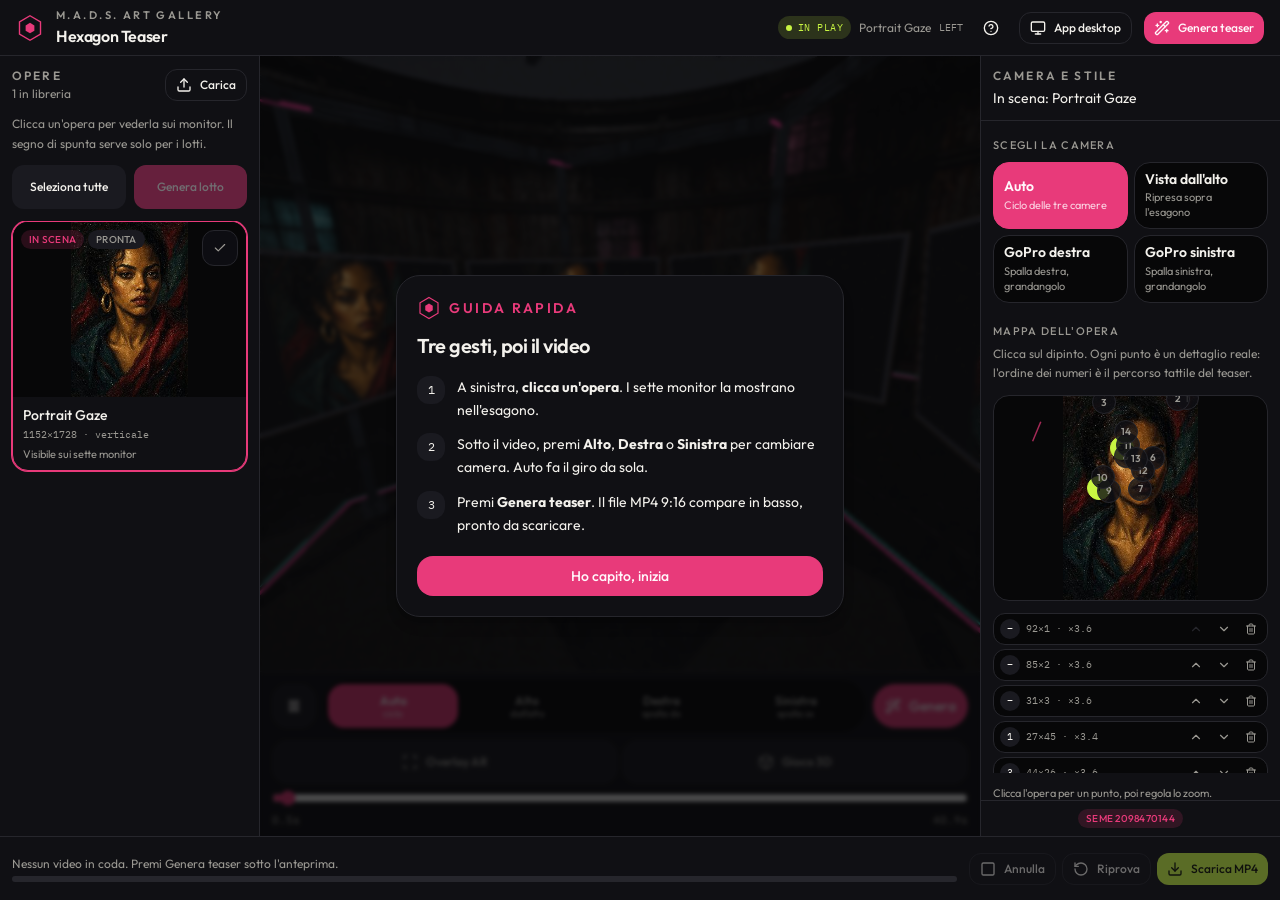
<file: index.html>
<!doctype html>
<html lang="it">
  <head>
    <meta charset="utf-8" />
    <meta name="viewport" content="width=device-width, initial-scale=1, viewport-fit=cover" />
    <title>M.A.D.S. Hexagon Teaser</title>
    <meta name="theme-color" content="#070708" />
    <meta name="mobile-web-app-capable" content="yes" />
    <meta name="apple-mobile-web-app-capable" content="yes" />
    <base href="./" />
    <script>
      (function () {
        var p = location.pathname;
        if (/\.[a-z0-9]+$/i.test(p)) p = p.replace(/\/[^/]+$/, "/");
        else if (p.slice(-1) !== "/") p += "/";
        window.__HEX_BASE__ =
          location.origin +
          p
            .split("/")
            .map(function (s) {
              return encodeURIComponent(s);
            })
            .join("/");
      })();
    </script>
    <link rel="icon" type="image/svg+xml" href="./favicon.svg" />
    <link rel="manifest" href="./manifest.webmanifest" />
    <link rel="preconnect" href="https://fonts.googleapis.com" />
    <link rel="preconnect" href="https://fonts.gstatic.com" crossorigin />
    <link
      rel="stylesheet"
      href="https://fonts.googleapis.com/css2?family=IBM+Plex+Mono:wght@400;500&family=Outfit:wght@200;300;400;500;600;700&display=swap"
    />
    <script type="module" crossorigin src="./assets/index-Km9aKvuZ.js"></script>
    <link rel="modulepreload" crossorigin href="./assets/rolldown-runtime-hePW80VL.js">
    <link rel="stylesheet" crossorigin href="./assets/index-C_RuzhWZ.css">
  </head>
  <body class="bg-background text-foreground">
    <div id="root"></div>
  </body>
</html>
</file>
<file: assets/index-C_RuzhWZ.css>
/*! tailwindcss v4.3.3 | MIT License | https://tailwindcss.com */
@layer properties{@supports (((-webkit-hyphens:none)) and (not (margin-trim:inline))) or ((-moz-orient:inline) and (not (color:rgb(from red r g b)))){*,:before,:after,::backdrop{--tw-translate-x:0;--tw-translate-y:0;--tw-translate-z:0;--tw-space-y-reverse:0;--tw-border-style:solid;--tw-leading:initial;--tw-font-weight:initial;--tw-tracking:initial;--tw-ordinal:initial;--tw-slashed-zero:initial;--tw-numeric-figure:initial;--tw-numeric-spacing:initial;--tw-numeric-fraction:initial;--tw-shadow:0 0 #0000;--tw-shadow-color:initial;--tw-shadow-alpha:100%;--tw-inset-shadow:0 0 #0000;--tw-inset-shadow-color:initial;--tw-inset-shadow-alpha:100%;--tw-ring-color:initial;--tw-ring-shadow:0 0 #0000;--tw-inset-ring-color:initial;--tw-inset-ring-shadow:0 0 #0000;--tw-ring-inset:initial;--tw-ring-offset-width:0px;--tw-ring-offset-color:#fff;--tw-ring-offset-shadow:0 0 #0000;--tw-outline-style:solid;--tw-blur:initial;--tw-brightness:initial;--tw-contrast:initial;--tw-grayscale:initial;--tw-hue-rotate:initial;--tw-invert:initial;--tw-opacity:initial;--tw-saturate:initial;--tw-sepia:initial;--tw-drop-shadow:initial;--tw-drop-shadow-color:initial;--tw-drop-shadow-alpha:100%;--tw-drop-shadow-size:initial;--tw-backdrop-blur:initial;--tw-backdrop-brightness:initial;--tw-backdrop-contrast:initial;--tw-backdrop-grayscale:initial;--tw-backdrop-hue-rotate:initial;--tw-backdrop-invert:initial;--tw-backdrop-opacity:initial;--tw-backdrop-saturate:initial;--tw-backdrop-sepia:initial;--tw-duration:initial;--tw-ease:initial;--tw-animation-delay:0s;--tw-animation-direction:normal;--tw-animation-duration:initial;--tw-animation-fill-mode:none;--tw-animation-iteration-count:1;--tw-enter-blur:0;--tw-enter-opacity:1;--tw-enter-rotate:0;--tw-enter-scale:1;--tw-enter-translate-x:0;--tw-enter-translate-y:0;--tw-exit-blur:0;--tw-exit-opacity:1;--tw-exit-rotate:0;--tw-exit-scale:1;--tw-exit-translate-x:0;--tw-exit-translate-y:0}}}@layer theme{:root,:host{--font-sans:"Outfit", ui-sans-serif, system-ui, sans-serif;--font-mono:"IBM Plex Mono", ui-monospace, "SF Mono", Menlo, monospace;--color-red-500:oklch(63.7% .237 25.331);--color-zinc-50:oklch(98.5% 0 none);--color-zinc-400:oklch(70.5% .015 286.067);--color-zinc-500:oklch(55.2% .016 285.938);--color-zinc-900:oklch(21% .006 285.885);--color-zinc-950:oklch(14.1% .005 285.823);--color-neutral-100:oklch(97% 0 none);--color-neutral-300:oklch(87% 0 none);--color-neutral-700:oklch(37.1% 0 none);--color-neutral-900:oklch(20.5% 0 none);--color-black:#000;--color-white:#fff;--spacing:.25rem;--container-xs:20rem;--container-sm:24rem;--container-md:28rem;--text-xs:.75rem;--text-xs--line-height:calc(1 / .75);--text-sm:.875rem;--text-sm--line-height:calc(1.25 / .875);--text-base:1rem;--text-base--line-height:calc(1.5 / 1);--text-lg:1.125rem;--text-lg--line-height:calc(1.75 / 1.125);--text-xl:1.25rem;--text-xl--line-height:calc(1.75 / 1.25);--font-weight-medium:500;--font-weight-semibold:600;--tracking-tight:-.025em;--tracking-normal:0em;--tracking-wide:.025em;--tracking-wider:.05em;--leading-tight:1.25;--leading-snug:1.375;--leading-relaxed:1.625;--radius-sm:8px;--radius-md:12px;--radius-lg:16px;--radius-xl:24px;--radius-2xl:1rem;--ease-out:cubic-bezier(0, 0, .2, 1);--blur-sm:8px;--blur-md:12px;--default-transition-duration:.15s;--default-transition-timing-function:cubic-bezier(.4, 0, .2, 1);--default-font-family:var(--font-sans);--default-mono-font-family:var(--font-mono);--font-display:"Outfit", ui-sans-serif, system-ui, sans-serif;--color-background:#070708;--color-foreground:#f3f1ec;--color-card:#101014;--color-primary:#e83a7a;--color-primary-foreground:#fff7fb;--color-secondary:#1a1a20;--color-secondary-foreground:#f3f1ec;--color-muted:#18181d;--color-muted-foreground:#9a9892;--color-accent:#c8f542;--color-accent-foreground:#101404;--color-destructive:#e24b4b;--color-destructive-foreground:#fff;--color-border:#26262c;--color-ring:#e83a7a}}@layer base{*,:after,:before,::backdrop{box-sizing:border-box;border:0 solid;margin:0;padding:0}::file-selector-button{box-sizing:border-box;border:0 solid;margin:0;padding:0}html,:host{-webkit-text-size-adjust:100%;tab-size:4;line-height:1.5;font-family:var(--default-font-family,-apple-system, BlinkMacSystemFont, "Segoe UI", Roboto, "Helvetica Neue", "Noto Sans", Arial, sans-serif, "Apple Color Emoji", "Segoe UI Emoji", "Segoe UI Symbol", "Noto Color Emoji");font-feature-settings:var(--default-font-feature-settings,normal);font-variation-settings:var(--default-font-variation-settings,normal);-webkit-tap-highlight-color:transparent}hr{height:0;color:inherit;border-top-width:1px}abbr:where([title]){-webkit-text-decoration:underline dotted;text-decoration:underline dotted}h1,h2,h3,h4,h5,h6{font-size:inherit;font-weight:inherit}a{color:inherit;-webkit-text-decoration:inherit;-webkit-text-decoration:inherit;-webkit-text-decoration:inherit;-webkit-text-decoration:inherit;text-decoration:inherit}b,strong{font-weight:bolder}code,kbd,samp,pre{font-family:var(--default-mono-font-family,ui-monospace, SFMono-Regular, Menlo, Monaco, Consolas, "Liberation Mono", "Courier New", monospace);font-feature-settings:var(--default-mono-font-feature-settings,normal);font-variation-settings:var(--default-mono-font-variation-settings,normal);font-size:1em}small{font-size:80%}sub,sup{vertical-align:baseline;font-size:75%;line-height:0;position:relative}sub{bottom:-.25em}sup{top:-.5em}table{text-indent:0;border-color:inherit;border-collapse:collapse}:-moz-focusring:where(:not(iframe)){outline:auto}progress{vertical-align:baseline}summary{display:list-item}ol,ul,menu{list-style:none}img,svg,video,canvas,audio,iframe,embed,object{vertical-align:middle;display:block}img,video{max-width:100%;height:auto}button,input,select,optgroup,textarea{font:inherit;font-feature-settings:inherit;font-variation-settings:inherit;letter-spacing:inherit;color:inherit;opacity:1;background-color:#0000;border-radius:0}::file-selector-button{font:inherit;font-feature-settings:inherit;font-variation-settings:inherit;letter-spacing:inherit;color:inherit;opacity:1;background-color:#0000;border-radius:0}:where(select:is([multiple],[size])) optgroup{font-weight:bolder}:where(select:is([multiple],[size])) optgroup option{padding-inline-start:20px}::file-selector-button{margin-inline-end:4px}::placeholder{opacity:1}@supports (not ((-webkit-appearance:-apple-pay-button))) or (contain-intrinsic-size:1px){::placeholder{color:currentColor}@supports (color:color-mix(in lab, red, red)){::placeholder{color:color-mix(in oklab, currentcolor 50%, transparent)}}}textarea{resize:vertical}::-webkit-search-decoration{-webkit-appearance:none}::-webkit-date-and-time-value{min-height:1lh;text-align:inherit}::-webkit-datetime-edit{display:inline-flex}::-webkit-datetime-edit-fields-wrapper{padding:0}::-webkit-datetime-edit{padding-block:0}::-webkit-datetime-edit-year-field{padding-block:0}::-webkit-datetime-edit-month-field{padding-block:0}::-webkit-datetime-edit-day-field{padding-block:0}::-webkit-datetime-edit-hour-field{padding-block:0}::-webkit-datetime-edit-minute-field{padding-block:0}::-webkit-datetime-edit-second-field{padding-block:0}::-webkit-datetime-edit-millisecond-field{padding-block:0}::-webkit-datetime-edit-meridiem-field{padding-block:0}::-webkit-calendar-picker-indicator{line-height:1}:-moz-ui-invalid{box-shadow:none}button,input:where([type=button],[type=reset],[type=submit]){appearance:button}::file-selector-button{appearance:button}::-webkit-inner-spin-button{height:auto}::-webkit-outer-spin-button{height:auto}[hidden]:where(:not([hidden=until-found])){display:none!important}button:not(:disabled),[role=button]:not(:disabled){cursor:pointer}html{-webkit-font-smoothing:antialiased;-moz-osx-font-smoothing:grayscale;background:var(--color-background);color:var(--color-foreground)}body{background:var(--color-background);min-height:100dvh;color:var(--color-foreground);font-family:var(--font-sans)}h1,h2,h3{font-family:var(--font-display);text-wrap:balance}*{border-color:var(--color-border)}::selection{background:#e83a7a66}@supports (color:color-mix(in lab, red, red)){::selection{background:color-mix(in oklab, var(--color-primary) 40%, transparent)}}}@layer components;@layer utilities{.pointer-events-auto{pointer-events:auto}.pointer-events-none{pointer-events:none}.visible{visibility:visible}.absolute{position:absolute}.fixed{position:fixed}.relative{position:relative}.static{position:static}.inset-0{inset:0}.inset-x-0{inset-inline:0}.top-2{top:calc(var(--spacing) * 2)}.top-2\.5{top:calc(var(--spacing) * 2.5)}.top-3{top:calc(var(--spacing) * 3)}.right-2{right:calc(var(--spacing) * 2)}.right-2\.5{right:calc(var(--spacing) * 2.5)}.right-3{right:calc(var(--spacing) * 3)}.bottom-2{bottom:calc(var(--spacing) * 2)}.bottom-2\.5{bottom:calc(var(--spacing) * 2.5)}.bottom-3{bottom:calc(var(--spacing) * 3)}.left-2{left:calc(var(--spacing) * 2)}.left-2\.5{left:calc(var(--spacing) * 2.5)}.left-3{left:calc(var(--spacing) * 3)}.z-10{z-index:10}.z-20{z-index:20}.z-30{z-index:30}.z-50{z-index:50}.z-\[5\]{z-index:5}.mx-auto{margin-inline:auto}.mt-0\.5{margin-top:calc(var(--spacing) * .5)}.mt-1{margin-top:var(--spacing)}.mt-2{margin-top:calc(var(--spacing) * 2)}.mt-3{margin-top:calc(var(--spacing) * 3)}.mt-4{margin-top:calc(var(--spacing) * 4)}.mt-5{margin-top:calc(var(--spacing) * 5)}.mb-1{margin-bottom:var(--spacing)}.mb-1\.5{margin-bottom:calc(var(--spacing) * 1.5)}.mb-2{margin-bottom:calc(var(--spacing) * 2)}.mb-3{margin-bottom:calc(var(--spacing) * 3)}.block{display:block}.flex{display:flex}.grid{display:grid}.hidden{display:none}.inline{display:inline}.inline-flex{display:inline-flex}.table{display:table}.aspect-\[4\/3\]{aspect-ratio:4/3}.size-0{width:0;height:0}.size-1\.5{width:calc(var(--spacing) * 1.5);height:calc(var(--spacing) * 1.5)}.size-3{width:calc(var(--spacing) * 3);height:calc(var(--spacing) * 3)}.size-3\.5{width:calc(var(--spacing) * 3.5);height:calc(var(--spacing) * 3.5)}.size-4{width:calc(var(--spacing) * 4);height:calc(var(--spacing) * 4)}.size-5{width:calc(var(--spacing) * 5);height:calc(var(--spacing) * 5)}.size-6{width:calc(var(--spacing) * 6);height:calc(var(--spacing) * 6)}.size-7{width:calc(var(--spacing) * 7);height:calc(var(--spacing) * 7)}.size-8{width:calc(var(--spacing) * 8);height:calc(var(--spacing) * 8)}.size-9{width:calc(var(--spacing) * 9);height:calc(var(--spacing) * 9)}.size-10{width:calc(var(--spacing) * 10);height:calc(var(--spacing) * 10)}.size-11{width:calc(var(--spacing) * 11);height:calc(var(--spacing) * 11)}.h-1{height:var(--spacing)}.h-1\.5{height:calc(var(--spacing) * 1.5)}.h-2{height:calc(var(--spacing) * 2)}.h-5{height:calc(var(--spacing) * 5)}.h-8{height:calc(var(--spacing) * 8)}.h-10{height:calc(var(--spacing) * 10)}.h-11{height:calc(var(--spacing) * 11)}.h-14{height:calc(var(--spacing) * 14)}.h-20{height:calc(var(--spacing) * 20)}.h-dvh{height:100dvh}.h-full{height:100%}.max-h-40{max-height:calc(var(--spacing) * 40)}.max-h-64{max-height:calc(var(--spacing) * 64)}.min-h-0{min-height:0}.min-h-11{min-height:calc(var(--spacing) * 11)}.min-h-12{min-height:calc(var(--spacing) * 12)}.min-h-14{min-height:calc(var(--spacing) * 14)}.min-h-16{min-height:calc(var(--spacing) * 16)}.min-h-\[240px\]{min-height:240px}.min-h-screen{min-height:100vh}.w-5{width:calc(var(--spacing) * 5)}.w-8{width:calc(var(--spacing) * 8)}.w-\[45px\]{width:45px}.w-full{width:100%}.max-w-\[50\%\]{max-width:50%}.max-w-\[140px\]{max-width:140px}.max-w-md{max-width:var(--container-md)}.max-w-sm{max-width:var(--container-sm)}.max-w-xs{max-width:var(--container-xs)}.min-w-0{min-width:0}.flex-1{flex:1}.shrink-0{flex-shrink:0}.grow{flex-grow:1}.-translate-x-1\/2{--tw-translate-x:calc(calc(1 / 2 * 100%) * -1);translate:var(--tw-translate-x) var(--tw-translate-y)}.-translate-y-1\/2{--tw-translate-y:calc(calc(1 / 2 * 100%) * -1);translate:var(--tw-translate-x) var(--tw-translate-y)}.rotate-180{rotate:180deg}.zoom-1{zoom:1%}.cursor-crosshair{cursor:crosshair}.cursor-pointer{cursor:pointer}.touch-none{touch-action:none}.grid-cols-1{grid-template-columns:repeat(1,minmax(0,1fr))}.grid-cols-2{grid-template-columns:repeat(2,minmax(0,1fr))}.grid-cols-3{grid-template-columns:repeat(3,minmax(0,1fr))}.grid-cols-4{grid-template-columns:repeat(4,minmax(0,1fr))}.flex-col{flex-direction:column}.place-items-center{place-items:center}.items-center{align-items:center}.items-end{align-items:flex-end}.items-start{align-items:flex-start}.justify-between{justify-content:space-between}.justify-center{justify-content:center}.gap-0\.5{gap:calc(var(--spacing) * .5)}.gap-1{gap:var(--spacing)}.gap-1\.5{gap:calc(var(--spacing) * 1.5)}.gap-2{gap:calc(var(--spacing) * 2)}.gap-3{gap:calc(var(--spacing) * 3)}:where(.space-y-1>:not(:last-child)){--tw-space-y-reverse:0;margin-block-start:calc(var(--spacing) * var(--tw-space-y-reverse));margin-block-end:calc(var(--spacing) * calc(1 - var(--tw-space-y-reverse)))}:where(.space-y-2>:not(:last-child)){--tw-space-y-reverse:0;margin-block-start:calc(calc(var(--spacing) * 2) * var(--tw-space-y-reverse));margin-block-end:calc(calc(var(--spacing) * 2) * calc(1 - var(--tw-space-y-reverse)))}:where(.space-y-3>:not(:last-child)){--tw-space-y-reverse:0;margin-block-start:calc(calc(var(--spacing) * 3) * var(--tw-space-y-reverse));margin-block-end:calc(calc(var(--spacing) * 3) * calc(1 - var(--tw-space-y-reverse)))}:where(.space-y-5>:not(:last-child)){--tw-space-y-reverse:0;margin-block-start:calc(calc(var(--spacing) * 5) * var(--tw-space-y-reverse));margin-block-end:calc(calc(var(--spacing) * 5) * calc(1 - var(--tw-space-y-reverse)))}.truncate{text-overflow:ellipsis;white-space:nowrap;overflow:hidden}.overflow-hidden{overflow:hidden}.overflow-y-auto{overflow-y:auto}.rounded-2xl{border-radius:var(--radius-2xl)}.rounded-full{border-radius:2147483647px}.rounded-lg{border-radius:var(--radius-lg)}.rounded-md{border-radius:var(--radius-md)}.rounded-sm{border-radius:var(--radius-sm)}.rounded-xl{border-radius:var(--radius-xl)}.border{border-style:var(--tw-border-style);border-width:1px}.border-t{border-top-style:var(--tw-border-style);border-top-width:1px}.border-t-2{border-top-style:var(--tw-border-style);border-top-width:2px}.border-r{border-right-style:var(--tw-border-style);border-right-width:1px}.border-r-2{border-right-style:var(--tw-border-style);border-right-width:2px}.border-b{border-bottom-style:var(--tw-border-style);border-bottom-width:1px}.border-b-2{border-bottom-style:var(--tw-border-style);border-bottom-width:2px}.border-l{border-left-style:var(--tw-border-style);border-left-width:1px}.border-l-2{border-left-style:var(--tw-border-style);border-left-width:2px}.border-dashed{--tw-border-style:dashed;border-style:dashed}.border-accent{border-color:var(--color-accent)}.border-border{border-color:var(--color-border)}.border-neutral-300{border-color:var(--color-neutral-300)}.border-primary{border-color:var(--color-primary)}.bg-\[\#1c1a18\]{background-color:#1c1a18}.bg-accent{background-color:var(--color-accent)}.bg-accent\/15{background-color:#c8f54226}@supports (color:color-mix(in lab, red, red)){.bg-accent\/15{background-color:color-mix(in oklab, var(--color-accent) 15%, transparent)}}.bg-background{background-color:var(--color-background)}.bg-background\/70{background-color:#070708b3}@supports (color:color-mix(in lab, red, red)){.bg-background\/70{background-color:color-mix(in oklab, var(--color-background) 70%, transparent)}}.bg-background\/85{background-color:#070708d9}@supports (color:color-mix(in lab, red, red)){.bg-background\/85{background-color:color-mix(in oklab, var(--color-background) 85%, transparent)}}.bg-black{background-color:var(--color-black)}.bg-black\/10{background-color:#0000001a}@supports (color:color-mix(in lab, red, red)){.bg-black\/10{background-color:color-mix(in oklab, var(--color-black) 10%, transparent)}}.bg-black\/60{background-color:#0009}@supports (color:color-mix(in lab, red, red)){.bg-black\/60{background-color:color-mix(in oklab, var(--color-black) 60%, transparent)}}.bg-border{background-color:var(--color-border)}.bg-card{background-color:var(--color-card)}.bg-card\/80{background-color:#101014cc}@supports (color:color-mix(in lab, red, red)){.bg-card\/80{background-color:color-mix(in oklab, var(--color-card) 80%, transparent)}}.bg-card\/95{background-color:#101014f2}@supports (color:color-mix(in lab, red, red)){.bg-card\/95{background-color:color-mix(in oklab, var(--color-card) 95%, transparent)}}.bg-destructive{background-color:var(--color-destructive)}.bg-destructive\/15{background-color:#e24b4b26}@supports (color:color-mix(in lab, red, red)){.bg-destructive\/15{background-color:color-mix(in oklab, var(--color-destructive) 15%, transparent)}}.bg-foreground{background-color:var(--color-foreground)}.bg-muted{background-color:var(--color-muted)}.bg-muted-foreground{background-color:var(--color-muted-foreground)}.bg-primary{background-color:var(--color-primary)}.bg-primary\/10{background-color:#e83a7a1a}@supports (color:color-mix(in lab, red, red)){.bg-primary\/10{background-color:color-mix(in oklab, var(--color-primary) 10%, transparent)}}.bg-primary\/15{background-color:#e83a7a26}@supports (color:color-mix(in lab, red, red)){.bg-primary\/15{background-color:color-mix(in oklab, var(--color-primary) 15%, transparent)}}.bg-secondary{background-color:var(--color-secondary)}.bg-transparent{background-color:#0000}.bg-zinc-50{background-color:var(--color-zinc-50)}.object-contain{object-fit:contain}.object-cover{object-fit:cover}.p-1{padding:var(--spacing)}.p-3{padding:calc(var(--spacing) * 3)}.p-4{padding:calc(var(--spacing) * 4)}.p-5{padding:calc(var(--spacing) * 5)}.px-1{padding-inline:var(--spacing)}.px-1\.5{padding-inline:calc(var(--spacing) * 1.5)}.px-2{padding-inline:calc(var(--spacing) * 2)}.px-2\.5{padding-inline:calc(var(--spacing) * 2.5)}.px-3{padding-inline:calc(var(--spacing) * 3)}.px-3\.5{padding-inline:calc(var(--spacing) * 3.5)}.px-4{padding-inline:calc(var(--spacing) * 4)}.px-6{padding-inline:calc(var(--spacing) * 6)}.py-0\.5{padding-block:calc(var(--spacing) * .5)}.py-1{padding-block:var(--spacing)}.py-1\.5{padding-block:calc(var(--spacing) * 1.5)}.py-2{padding-block:calc(var(--spacing) * 2)}.py-3{padding-block:calc(var(--spacing) * 3)}.py-4{padding-block:calc(var(--spacing) * 4)}.py-10{padding-block:calc(var(--spacing) * 10)}.pb-2{padding-bottom:calc(var(--spacing) * 2)}.pb-3{padding-bottom:calc(var(--spacing) * 3)}.pb-4{padding-bottom:calc(var(--spacing) * 4)}.text-center{text-align:center}.text-left{text-align:left}.text-right{text-align:right}.font-display{font-family:var(--font-display)}.font-mono{font-family:var(--font-mono)}.text-base{font-size:var(--text-base);line-height:var(--tw-leading,var(--text-base--line-height))}.text-lg{font-size:var(--text-lg);line-height:var(--tw-leading,var(--text-lg--line-height))}.text-sm{font-size:var(--text-sm);line-height:var(--tw-leading,var(--text-sm--line-height))}.text-xl{font-size:var(--text-xl);line-height:var(--tw-leading,var(--text-xl--line-height))}.text-xs{font-size:var(--text-xs);line-height:var(--tw-leading,var(--text-xs--line-height))}.text-\[9px\]{font-size:9px}.text-\[10px\]{font-size:10px}.text-\[11px\]{font-size:11px}.leading-none{--tw-leading:1;line-height:1}.leading-relaxed{--tw-leading:var(--leading-relaxed);line-height:var(--leading-relaxed)}.leading-snug{--tw-leading:var(--leading-snug);line-height:var(--leading-snug)}.leading-tight{--tw-leading:var(--leading-tight);line-height:var(--leading-tight)}.font-medium{--tw-font-weight:var(--font-weight-medium);font-weight:var(--font-weight-medium)}.font-semibold{--tw-font-weight:var(--font-weight-semibold);font-weight:var(--font-weight-semibold)}.tracking-\[0\.2em\]{--tw-tracking:.2em;letter-spacing:.2em}.tracking-\[0\.12em\]{--tw-tracking:.12em;letter-spacing:.12em}.tracking-\[0\.18em\]{--tw-tracking:.18em;letter-spacing:.18em}.tracking-\[0\.22em\]{--tw-tracking:.22em;letter-spacing:.22em}.tracking-normal{--tw-tracking:var(--tracking-normal);letter-spacing:var(--tracking-normal)}.tracking-tight{--tw-tracking:var(--tracking-tight);letter-spacing:var(--tracking-tight)}.tracking-wide{--tw-tracking:var(--tracking-wide);letter-spacing:var(--tracking-wide)}.tracking-wider{--tw-tracking:var(--tracking-wider);letter-spacing:var(--tracking-wider)}.break-words{overflow-wrap:break-word}.whitespace-nowrap{white-space:nowrap}.text-accent{color:var(--color-accent)}.text-accent-foreground{color:var(--color-accent-foreground)}.text-border{color:var(--color-border)}.text-destructive{color:var(--color-destructive)}.text-destructive-foreground{color:var(--color-destructive-foreground)}.text-foreground{color:var(--color-foreground)}.text-foreground\/80{color:#f3f1eccc}@supports (color:color-mix(in lab, red, red)){.text-foreground\/80{color:color-mix(in oklab, var(--color-foreground) 80%, transparent)}}.text-muted-foreground{color:var(--color-muted-foreground)}.text-primary{color:var(--color-primary)}.text-primary-foreground{color:var(--color-primary-foreground)}.text-primary-foreground\/80{color:#fff7fbcc}@supports (color:color-mix(in lab, red, red)){.text-primary-foreground\/80{color:color-mix(in oklab, var(--color-primary-foreground) 80%, transparent)}}.text-red-500{color:var(--color-red-500)}.text-secondary-foreground{color:var(--color-secondary-foreground)}.text-zinc-500{color:var(--color-zinc-500)}.text-zinc-900{color:var(--color-zinc-900)}.uppercase{text-transform:uppercase}.tabular-nums{--tw-numeric-spacing:tabular-nums;font-variant-numeric:var(--tw-ordinal,) var(--tw-slashed-zero,) var(--tw-numeric-figure,) var(--tw-numeric-spacing,) var(--tw-numeric-fraction,)}.underline-offset-4{text-underline-offset:4px}.antialiased{-webkit-font-smoothing:antialiased;-moz-osx-font-smoothing:grayscale}.accent-primary{accent-color:var(--color-primary)}.opacity-0{opacity:0}.opacity-70{opacity:.7}.opacity-80{opacity:.8}.shadow-2xl{--tw-shadow:0 25px 50px -12px var(--tw-shadow-color,#00000040);box-shadow:var(--tw-inset-shadow), var(--tw-inset-ring-shadow), var(--tw-ring-offset-shadow), var(--tw-ring-shadow), var(--tw-shadow)}.shadow-\[0_0_8px_var\(--color-accent\)\]{--tw-shadow:0 0 8px var(--tw-shadow-color,var(--color-accent));box-shadow:var(--tw-inset-shadow), var(--tw-inset-ring-shadow), var(--tw-ring-offset-shadow), var(--tw-ring-shadow), var(--tw-shadow)}.shadow-lg{--tw-shadow:0 10px 15px -3px var(--tw-shadow-color,#0000001a), 0 4px 6px -4px var(--tw-shadow-color,#0000001a);box-shadow:var(--tw-inset-shadow), var(--tw-inset-ring-shadow), var(--tw-ring-offset-shadow), var(--tw-ring-shadow), var(--tw-shadow)}.shadow-sm{--tw-shadow:0 1px 3px 0 var(--tw-shadow-color,#0000001a), 0 1px 2px -1px var(--tw-shadow-color,#0000001a);box-shadow:var(--tw-inset-shadow), var(--tw-inset-ring-shadow), var(--tw-ring-offset-shadow), var(--tw-ring-shadow), var(--tw-shadow)}.ring,.ring-1{--tw-ring-shadow:var(--tw-ring-inset,) 0 0 0 calc(1px + var(--tw-ring-offset-width)) var(--tw-ring-color,currentcolor);box-shadow:var(--tw-inset-shadow), var(--tw-inset-ring-shadow), var(--tw-ring-offset-shadow), var(--tw-ring-shadow), var(--tw-shadow)}.ring-primary{--tw-ring-color:var(--color-primary)}.outline{outline-style:var(--tw-outline-style);outline-width:1px}.blur{--tw-blur:blur(8px);filter:var(--tw-blur,) var(--tw-brightness,) var(--tw-contrast,) var(--tw-grayscale,) var(--tw-hue-rotate,) var(--tw-invert,) var(--tw-saturate,) var(--tw-sepia,) var(--tw-drop-shadow,)}.backdrop-blur-\[2px\]{--tw-backdrop-blur:blur(2px);-webkit-backdrop-filter:var(--tw-backdrop-blur,) var(--tw-backdrop-brightness,) var(--tw-backdrop-contrast,) var(--tw-backdrop-grayscale,) var(--tw-backdrop-hue-rotate,) var(--tw-backdrop-invert,) var(--tw-backdrop-opacity,) var(--tw-backdrop-saturate,) var(--tw-backdrop-sepia,);backdrop-filter:var(--tw-backdrop-blur,) var(--tw-backdrop-brightness,) var(--tw-backdrop-contrast,) var(--tw-backdrop-grayscale,) var(--tw-backdrop-hue-rotate,) var(--tw-backdrop-invert,) var(--tw-backdrop-opacity,) var(--tw-backdrop-saturate,) var(--tw-backdrop-sepia,)}.backdrop-blur-md{--tw-backdrop-blur:blur(var(--blur-md));-webkit-backdrop-filter:var(--tw-backdrop-blur,) var(--tw-backdrop-brightness,) var(--tw-backdrop-contrast,) var(--tw-backdrop-grayscale,) var(--tw-backdrop-hue-rotate,) var(--tw-backdrop-invert,) var(--tw-backdrop-opacity,) var(--tw-backdrop-saturate,) var(--tw-backdrop-sepia,);backdrop-filter:var(--tw-backdrop-blur,) var(--tw-backdrop-brightness,) var(--tw-backdrop-contrast,) var(--tw-backdrop-grayscale,) var(--tw-backdrop-hue-rotate,) var(--tw-backdrop-invert,) var(--tw-backdrop-opacity,) var(--tw-backdrop-saturate,) var(--tw-backdrop-sepia,)}.backdrop-blur-sm{--tw-backdrop-blur:blur(var(--blur-sm));-webkit-backdrop-filter:var(--tw-backdrop-blur,) var(--tw-backdrop-brightness,) var(--tw-backdrop-contrast,) var(--tw-backdrop-grayscale,) var(--tw-backdrop-hue-rotate,) var(--tw-backdrop-invert,) var(--tw-backdrop-opacity,) var(--tw-backdrop-saturate,) var(--tw-backdrop-sepia,);backdrop-filter:var(--tw-backdrop-blur,) var(--tw-backdrop-brightness,) var(--tw-backdrop-contrast,) var(--tw-backdrop-grayscale,) var(--tw-backdrop-hue-rotate,) var(--tw-backdrop-invert,) var(--tw-backdrop-opacity,) var(--tw-backdrop-saturate,) var(--tw-backdrop-sepia,)}.transition{transition-property:color,background-color,border-color,outline-color,text-decoration-color,fill,stroke,--tw-gradient-from,--tw-gradient-via,--tw-gradient-to,opacity,box-shadow,transform,translate,scale,rotate,filter,-webkit-backdrop-filter,backdrop-filter,display,content-visibility,overlay,pointer-events;transition-timing-function:var(--tw-ease,var(--default-transition-timing-function));transition-duration:var(--tw-duration,var(--default-transition-duration))}.transition-\[opacity\,transform\,background-color\,color\]{transition-property:opacity,transform,background-color,color;transition-timing-function:var(--tw-ease,var(--default-transition-timing-function));transition-duration:var(--tw-duration,var(--default-transition-duration))}.transition-\[width\]{transition-property:width;transition-timing-function:var(--tw-ease,var(--default-transition-timing-function));transition-duration:var(--tw-duration,var(--default-transition-duration))}.transition-colors{transition-property:color,background-color,border-color,outline-color,text-decoration-color,fill,stroke,--tw-gradient-from,--tw-gradient-via,--tw-gradient-to;transition-timing-function:var(--tw-ease,var(--default-transition-timing-function));transition-duration:var(--tw-duration,var(--default-transition-duration))}.transition-transform{transition-property:transform,translate,scale,rotate;transition-timing-function:var(--tw-ease,var(--default-transition-timing-function));transition-duration:var(--tw-duration,var(--default-transition-duration))}.duration-150{--tw-duration:.15s;transition-duration:.15s}.duration-200{--tw-duration:.2s;transition-duration:.2s}.ease-out{--tw-ease:var(--ease-out);transition-timing-function:var(--ease-out)}.\!running{animation-play-state:running!important}.running{animation-play-state:running}@media (hover:hover){.group-hover\:flex:is(:where(.group):hover *){display:flex}.hover\:border-muted-foreground\/40:hover{border-color:#9a989266}@supports (color:color-mix(in lab, red, red)){.hover\:border-muted-foreground\/40:hover{border-color:color-mix(in oklab, var(--color-muted-foreground) 40%, transparent)}}.hover\:border-muted-foreground\/50:hover{border-color:#9a989280}@supports (color:color-mix(in lab, red, red)){.hover\:border-muted-foreground\/50:hover{border-color:color-mix(in oklab, var(--color-muted-foreground) 50%, transparent)}}.hover\:bg-muted:hover{background-color:var(--color-muted)}.hover\:bg-neutral-100:hover{background-color:var(--color-neutral-100)}.hover\:bg-secondary:hover{background-color:var(--color-secondary)}.hover\:text-destructive:hover{color:var(--color-destructive)}.hover\:text-foreground:hover{color:var(--color-foreground)}.hover\:underline:hover{text-decoration-line:underline}.hover\:opacity-90:hover{opacity:.9}}.focus-visible\:ring-2:focus-visible{--tw-ring-shadow:var(--tw-ring-inset,) 0 0 0 calc(2px + var(--tw-ring-offset-width)) var(--tw-ring-color,currentcolor);box-shadow:var(--tw-inset-shadow), var(--tw-inset-ring-shadow), var(--tw-ring-offset-shadow), var(--tw-ring-shadow), var(--tw-shadow)}.focus-visible\:ring-ring:focus-visible{--tw-ring-color:var(--color-ring)}.focus-visible\:ring-ring\/70:focus-visible{--tw-ring-color:#e83a7ab3}@supports (color:color-mix(in lab, red, red)){.focus-visible\:ring-ring\/70:focus-visible{--tw-ring-color:color-mix(in oklab, var(--color-ring) 70%, transparent)}}.focus-visible\:outline-none:focus-visible{--tw-outline-style:none;outline-style:none}.active\:scale-\[0\.98\]:active{scale:.98}.disabled\:pointer-events-none:disabled{pointer-events:none}.disabled\:cursor-wait:disabled{cursor:wait}.disabled\:no-underline:disabled{text-decoration-line:none}.disabled\:opacity-40:disabled{opacity:.4}@media (width>=40rem){.sm\:flex{display:flex}.sm\:hidden{display:none}.sm\:inline-flex{display:inline-flex}}@media (width>=48rem){.md\:inline{display:inline}.md\:items-center{align-items:center}.md\:px-3{padding-inline:calc(var(--spacing) * 3)}.md\:px-4{padding-inline:calc(var(--spacing) * 4)}.md\:text-base{font-size:var(--text-base);line-height:var(--tw-leading,var(--text-base--line-height))}}@media (width>=64rem){.lg\:block{display:block}.lg\:hidden{display:none}.lg\:inline{display:inline}.lg\:inline-flex{display:inline-flex}.lg\:grid-cols-\[240px_minmax\(0\,1fr\)_280px\]{grid-template-columns:240px minmax(0,1fr) 280px}}@media (width>=80rem){.xl\:block{display:block}.xl\:grid-cols-\[260px_minmax\(0\,1fr\)_300px\]{grid-template-columns:260px minmax(0,1fr) 300px}}@media (prefers-color-scheme:dark){.dark\:border-neutral-700{border-color:var(--color-neutral-700)}.dark\:bg-white\/20{background-color:#fff3}@supports (color:color-mix(in lab, red, red)){.dark\:bg-white\/20{background-color:color-mix(in oklab, var(--color-white) 20%, transparent)}}.dark\:bg-zinc-950{background-color:var(--color-zinc-950)}.dark\:text-zinc-50{color:var(--color-zinc-50)}.dark\:text-zinc-400{color:var(--color-zinc-400)}@media (hover:hover){.dark\:hover\:bg-neutral-900:hover{background-color:var(--color-neutral-900)}}}.\[\&_svg\]\:size-4 svg{width:calc(var(--spacing) * 4);height:calc(var(--spacing) * 4)}.\[\&_svg\]\:shrink-0 svg{flex-shrink:0}}@property --tw-animation-delay{syntax:"*";inherits:false;initial-value:0s}@property --tw-animation-direction{syntax:"*";inherits:false;initial-value:normal}@property --tw-animation-duration{syntax:"*";inherits:false}@property --tw-animation-fill-mode{syntax:"*";inherits:false;initial-value:none}@property --tw-animation-iteration-count{syntax:"*";inherits:false;initial-value:1}@property --tw-enter-blur{syntax:"*";inherits:false;initial-value:0}@property --tw-enter-opacity{syntax:"*";inherits:false;initial-value:1}@property --tw-enter-rotate{syntax:"*";inherits:false;initial-value:0}@property --tw-enter-scale{syntax:"*";inherits:false;initial-value:1}@property --tw-enter-translate-x{syntax:"*";inherits:false;initial-value:0}@property --tw-enter-translate-y{syntax:"*";inherits:false;initial-value:0}@property --tw-exit-blur{syntax:"*";inherits:false;initial-value:0}@property --tw-exit-opacity{syntax:"*";inherits:false;initial-value:1}@property --tw-exit-rotate{syntax:"*";inherits:false;initial-value:0}@property --tw-exit-scale{syntax:"*";inherits:false;initial-value:1}@property --tw-exit-translate-x{syntax:"*";inherits:false;initial-value:0}@property --tw-exit-translate-y{syntax:"*";inherits:false;initial-value:0}@media (prefers-reduced-motion:reduce){*,:before,:after{transition-duration:.01ms!important;animation-duration:.01ms!important;animation-iteration-count:1!important}}@property --tw-translate-x{syntax:"*";inherits:false;initial-value:0}@property --tw-translate-y{syntax:"*";inherits:false;initial-value:0}@property --tw-translate-z{syntax:"*";inherits:false;initial-value:0}@property --tw-space-y-reverse{syntax:"*";inherits:false;initial-value:0}@property --tw-border-style{syntax:"*";inherits:false;initial-value:solid}@property --tw-leading{syntax:"*";inherits:false}@property --tw-font-weight{syntax:"*";inherits:false}@property --tw-tracking{syntax:"*";inherits:false}@property --tw-ordinal{syntax:"*";inherits:false}@property --tw-slashed-zero{syntax:"*";inherits:false}@property --tw-numeric-figure{syntax:"*";inherits:false}@property --tw-numeric-spacing{syntax:"*";inherits:false}@property --tw-numeric-fraction{syntax:"*";inherits:false}@property --tw-shadow{syntax:"*";inherits:false;initial-value:0 0 #0000}@property --tw-shadow-color{syntax:"*";inherits:false}@property --tw-shadow-alpha{syntax:"<percentage>";inherits:false;initial-value:100%}@property --tw-inset-shadow{syntax:"*";inherits:false;initial-value:0 0 #0000}@property --tw-inset-shadow-color{syntax:"*";inherits:false}@property --tw-inset-shadow-alpha{syntax:"<percentage>";inherits:false;initial-value:100%}@property --tw-ring-color{syntax:"*";inherits:false}@property --tw-ring-shadow{syntax:"*";inherits:false;initial-value:0 0 #0000}@property --tw-inset-ring-color{syntax:"*";inherits:false}@property --tw-inset-ring-shadow{syntax:"*";inherits:false;initial-value:0 0 #0000}@property --tw-ring-inset{syntax:"*";inherits:false}@property --tw-ring-offset-width{syntax:"<length>";inherits:false;initial-value:0}@property --tw-ring-offset-color{syntax:"*";inherits:false;initial-value:#fff}@property --tw-ring-offset-shadow{syntax:"*";inherits:false;initial-value:0 0 #0000}@property --tw-outline-style{syntax:"*";inherits:false;initial-value:solid}@property --tw-blur{syntax:"*";inherits:false}@property --tw-brightness{syntax:"*";inherits:false}@property --tw-contrast{syntax:"*";inherits:false}@property --tw-grayscale{syntax:"*";inherits:false}@property --tw-hue-rotate{syntax:"*";inherits:false}@property --tw-invert{syntax:"*";inherits:false}@property --tw-opacity{syntax:"*";inherits:false}@property --tw-saturate{syntax:"*";inherits:false}@property --tw-sepia{syntax:"*";inherits:false}@property --tw-drop-shadow{syntax:"*";inherits:false}@property --tw-drop-shadow-color{syntax:"*";inherits:false}@property --tw-drop-shadow-alpha{syntax:"<percentage>";inherits:false;initial-value:100%}@property --tw-drop-shadow-size{syntax:"*";inherits:false}@property --tw-backdrop-blur{syntax:"*";inherits:false}@property --tw-backdrop-brightness{syntax:"*";inherits:false}@property --tw-backdrop-contrast{syntax:"*";inherits:false}@property --tw-backdrop-grayscale{syntax:"*";inherits:false}@property --tw-backdrop-hue-rotate{syntax:"*";inherits:false}@property --tw-backdrop-invert{syntax:"*";inherits:false}@property --tw-backdrop-opacity{syntax:"*";inherits:false}@property --tw-backdrop-saturate{syntax:"*";inherits:false}@property --tw-backdrop-sepia{syntax:"*";inherits:false}@property --tw-duration{syntax:"*";inherits:false}@property --tw-ease{syntax:"*";inherits:false}
</file>
